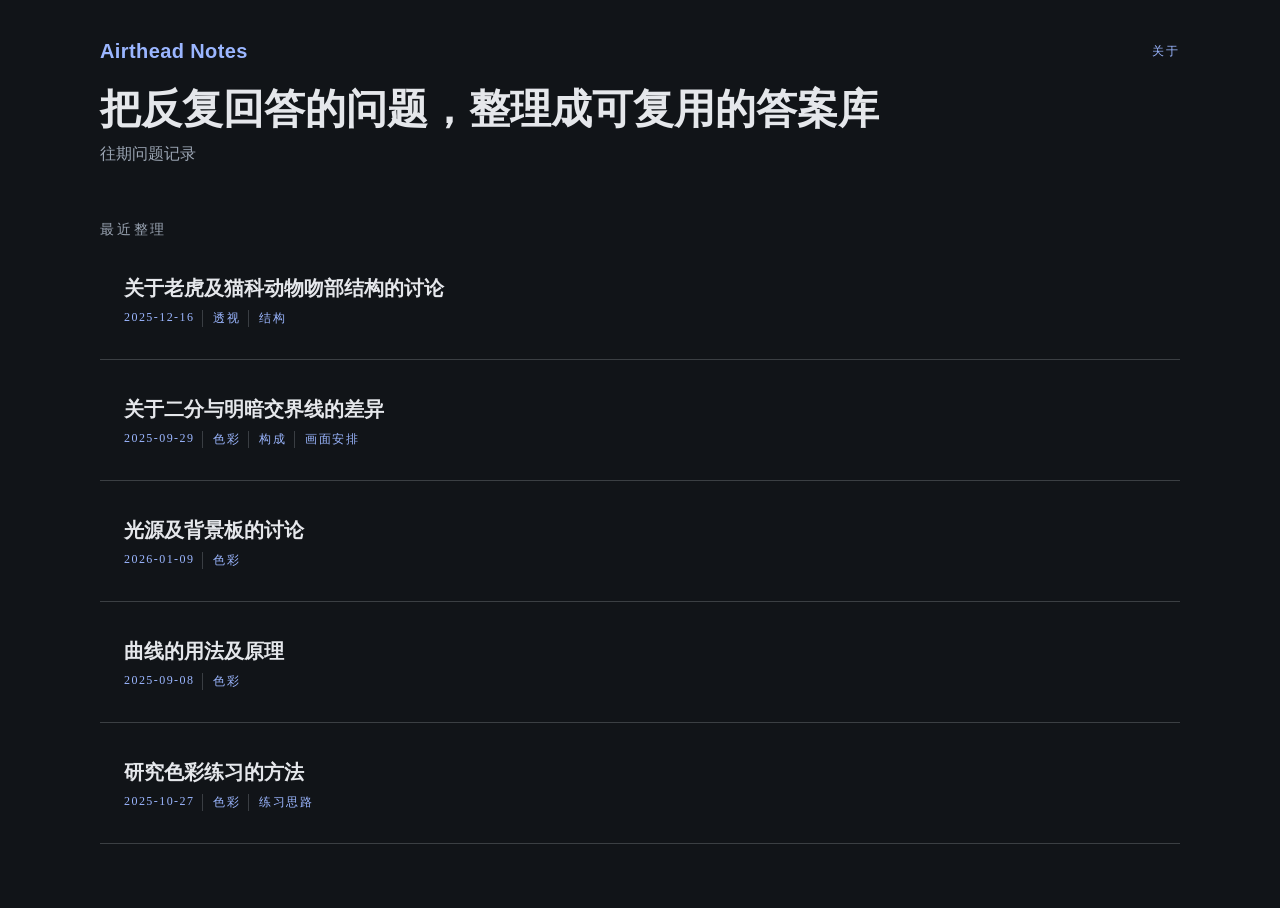
<file: index.html>
<!DOCTYPE html>
<html lang="zh-Hans">
  <head>
    <meta charset="UTF-8" />
    <meta name="viewport" content="width=device-width, initial-scale=1.0" />
    <title>Airthead</title>
    <meta http-equiv="refresh" content="0; url=pages/home/" />
  </head>
  <body></body>
</html>
</file>
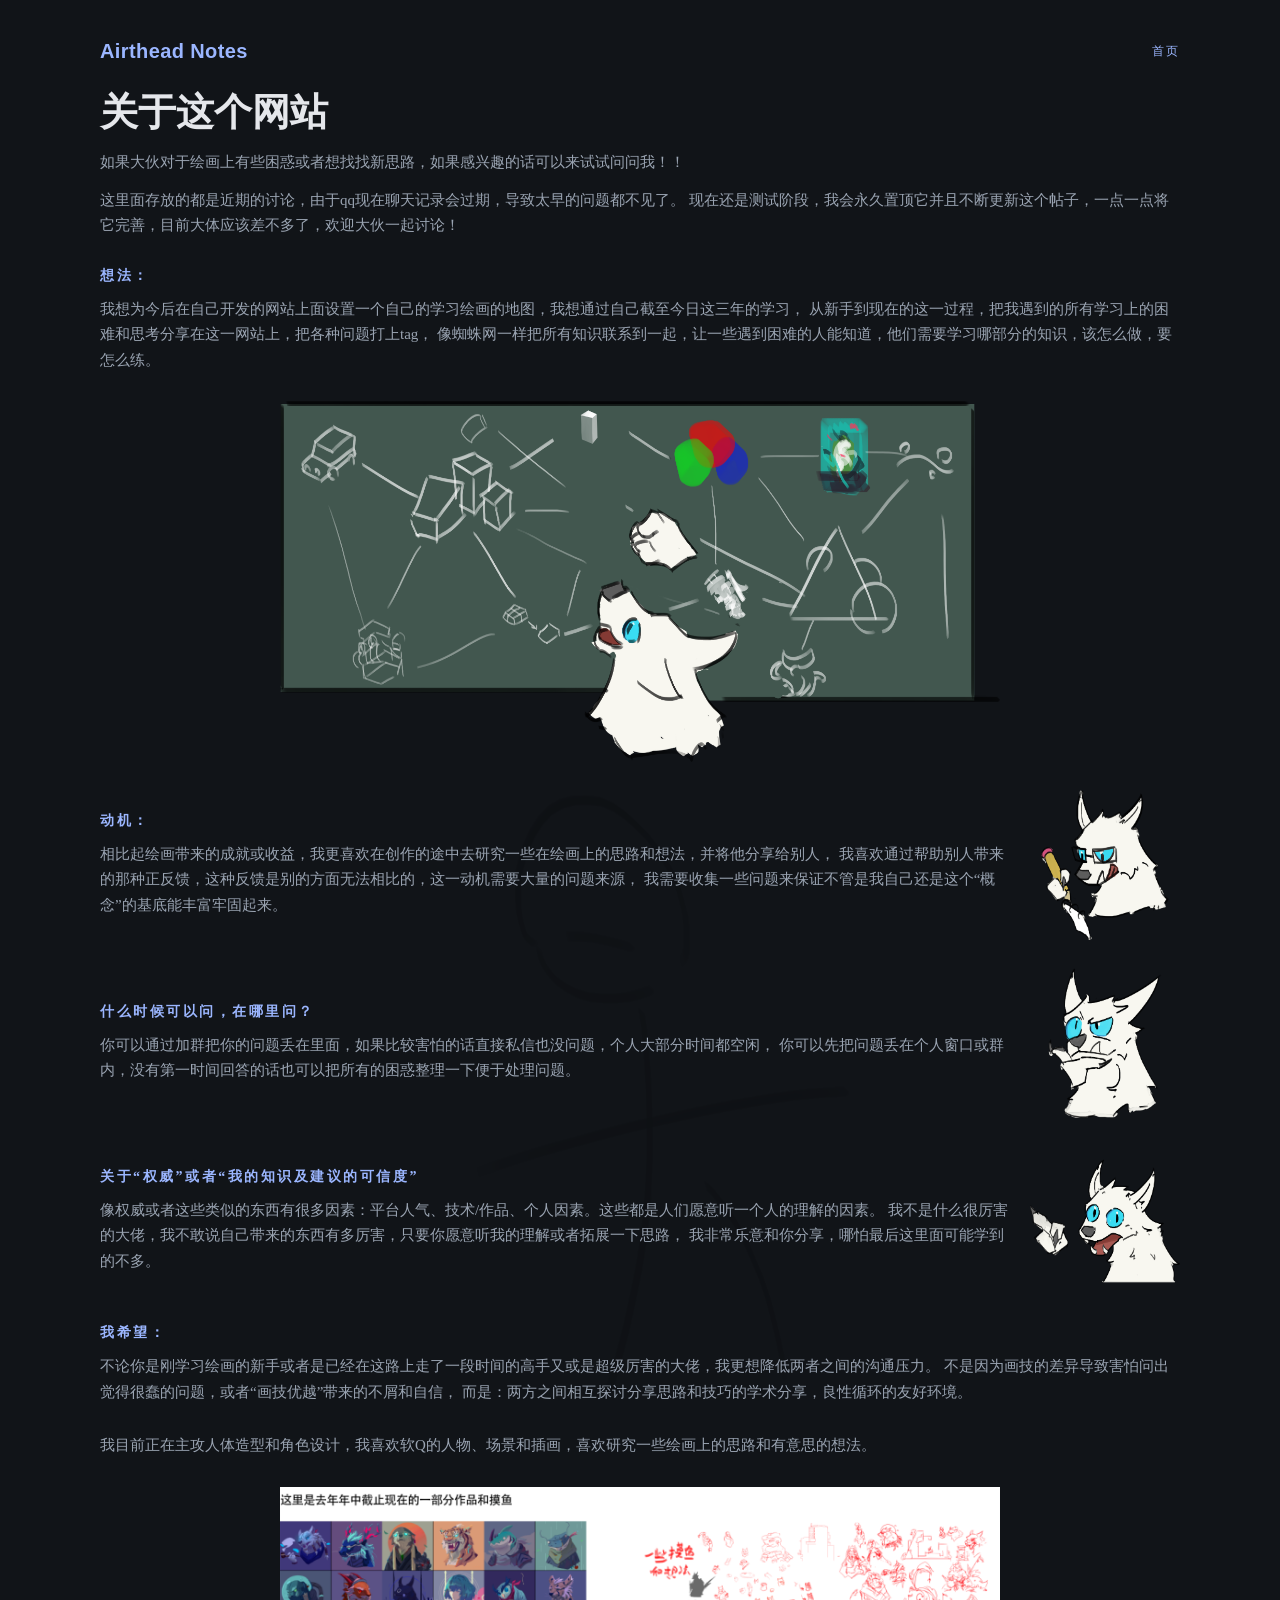
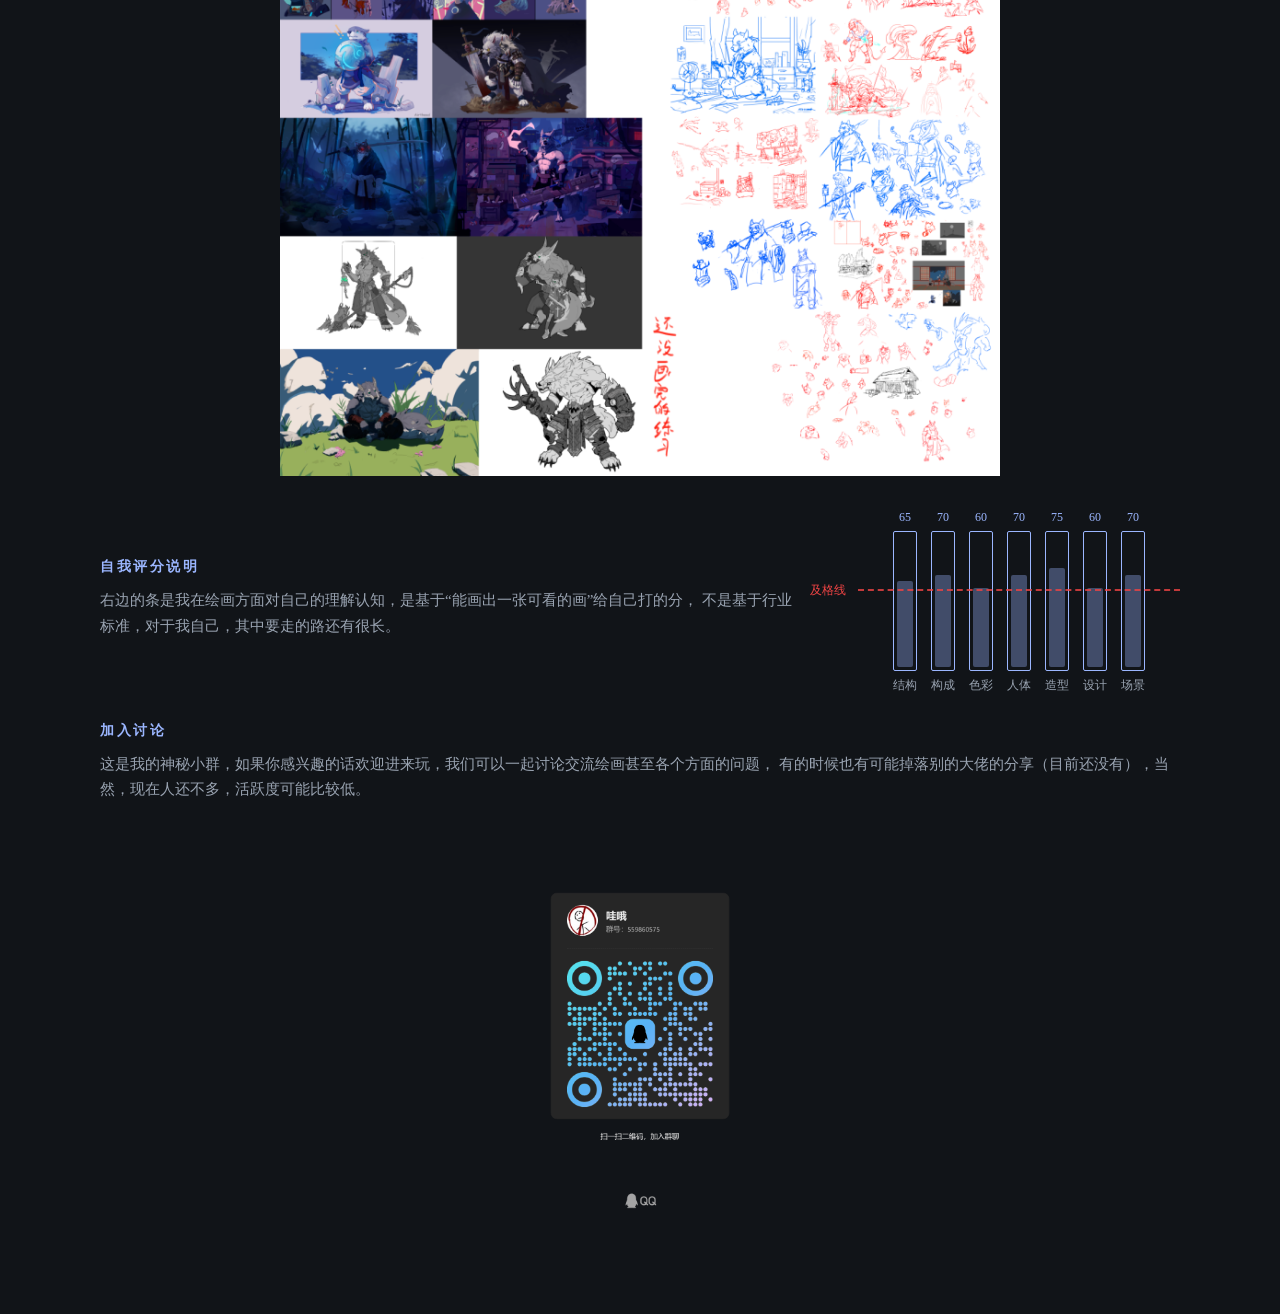
<file: pages/about/index.html>
<!DOCTYPE html>
<html lang="zh-Hans" data-theme="dark">

<head>
  <meta charset="UTF-8" />
  <meta name="viewport" content="width=device-width, initial-scale=1.0" />
  <title>关于 · Airthead</title>
  <link rel="stylesheet" href="../../assets/styles/base.css" />
  <link rel="stylesheet" href="../../assets/styles/common.css" />
  <style>
    .about-hero,
    .about-section {
      display: grid;
      gap: 12px;
      margin-bottom: 28px;
    }

    .about-hero h1 {
      margin: 0;
      font-family: "Optima", "Candara", "Trebuchet MS", sans-serif;
      font-size: clamp(26px, 3vw, 40px);
    }

    .about-hero p,
    .about-section p {
      margin: 0;
      color: var(--muted);
      font-size: 15px;
      line-height: 1.7;
    }

    .about-section h2 {
      margin: 0;
      font-size: 14px;
      letter-spacing: 0.18em;
      color: var(--sage);
    }

    .about-figure {
      margin: 0 0 28px;
    }

    .about-figure img {
      width: 100%;
      height: auto;
    }

    .about-figure.center img {
      width: 720px;
    }

    .about-figure.qr img {
      width: 220px;
    }

    .about-figure.center img,
    .about-figure.qr img {
      margin: 0 auto;
    }

      .about-split {
        display: grid;
        grid-template-columns: 1fr auto;
        gap: 20px;
        align-items: center;
        margin-bottom: 28px;
      }

    .about-split .about-section {
      margin-bottom: 0;
    }

    .about-split .about-figure {
      margin: 0;
    }

    .about-split .about-figure img {
      width: 150px;
      height: auto;
      display: block;
    }

    .about-frame {
      position: relative;
      --about-watermark: url("./img/007.png");
    }

    .about-frame::before {
      content: "";
      position: absolute;
      inset: 0;
      background: var(--about-watermark) no-repeat center;
      background-size: clamp(260px, 60%, 520px) auto;
      opacity: 0.16;
      pointer-events: none;
    }

    .about-frame>* {
      position: relative;
      z-index: 1;
    }

    .rating-chart {
      width: 360px;
      display: flex;
      align-items: flex-end;
      justify-content: center;
      gap: 14px;
      padding-top: 6px;
      padding-left: 38px;
      position: relative;
    }

    .about-rating {
      display: grid;
      grid-template-columns: 1fr auto;
      gap: 20px;
      align-items: center;
      margin-bottom: 28px;
    }

    .about-rating .about-section {
      margin-bottom: 0;
    }

    @media (max-width: 720px) {
      .about-rating {
        grid-template-columns: 1fr;
      }

      .about-rating .rating-chart {
        justify-self: center;
      }
    }

    .rating-item {
      display: grid;
      justify-items: center;
      gap: 6px;
      font-size: 12px;
      color: var(--muted);
    }

    .rating-value {
      font-size: 12px;
      color: var(--sage);
    }

    .rating-bar {
      width: 24px;
      height: 140px;
      border: 1px solid var(--sage);
      padding: 3px;
      display: flex;
      align-items: flex-end;
      border-radius: 2px;
    }

    .rating-fill {
      width: 100%;
      height: calc(var(--value) * 1%);
      background: color-mix(in srgb, var(--sage) 35%, transparent);
      border-radius: 2px;
    }

    .rating-pass-line {
      position: absolute;
      left: 38px;
      right: 0;
      top: 45%;
      border-top: 2px dashed rgba(239, 68, 68, 0.8);
      pointer-events: none;
    }

    .rating-pass-line span {
      position: absolute;
      right: 100%;
      margin-right: 8px;
      top: -9px;
      font-size: 12px;
      color: #ef4444;
      white-space: nowrap;
      background: var(--bg);
      padding: 0 4px;
    }
  </style>
</head>

<body>
  <div class="container">
    <nav class="nav">
      <div class="brand">Airthead Notes</div>
      <div class="nav-links">
        <a href="../home/">首页</a>
      </div>
    </nav>

    <header class="about-hero">
      <h1>关于这个网站</h1>
      <p>
        如果大伙对于绘画上有些困惑或者想找找新思路，如果感兴趣的话可以来试试问问我！！
      </p>
      <p>
        这里面存放的都是近期的讨论，由于qq现在聊天记录会过期，导致太早的问题都不见了。
现在还是测试阶段，我会永久置顶它并且不断更新这个帖子，一点一点将它完善，目前大体应该差不多了，欢迎大伙一起讨论！
      </p>
    </header>

    <section class="about-section">
      <h2>想法：</h2>
      <p>
        我想为今后在自己开发的网站上面设置一个自己的学习绘画的地图，我想通过自己截至今日这三年的学习，
        从新手到现在的这一过程，把我遇到的所有学习上的困难和思考分享在这一网站上，把各种问题打上tag，
        像蜘蛛网一样把所有知识联系到一起，让一些遇到困难的人能知道，他们需要学习哪部分的知识，该怎么做，要怎么练。
      </p>
    </section>

    <figure class="about-figure center">
      <img src="./img/001.png" alt="学习路径与问题地图" />
    </figure>

    <div class="about-frame">
      <div class="about-split">
        <section class="about-section">
          <h2>动机：</h2>
          <p>
            相比起绘画带来的成就或收益，我更喜欢在创作的途中去研究一些在绘画上的思路和想法，并将他分享给别人，
            我喜欢通过帮助别人带来的那种正反馈，这种反馈是别的方面无法相比的，这一动机需要大量的问题来源，
            我需要收集一些问题来保证不管是我自己还是这个“概念”的基底能丰富牢固起来。
          </p>
        </section>

        <figure class="about-figure">
          <img src="./img/002.png" alt="动机相关草图" />
        </figure>
      </div>

      <div class="about-split">
        <section class="about-section">
          <h2>什么时候可以问，在哪里问？</h2>
          <p>
            你可以通过加群把你的问题丢在里面，如果比较害怕的话直接私信也没问题，个人大部分时间都空闲，
            你可以先把问题丢在个人窗口或群内，没有第一时间回答的话也可以把所有的困惑整理一下便于处理问题。
          </p>
        </section>

        <figure class="about-figure">
          <img src="./img/003.png" alt="提问方式与交流" />
        </figure>
      </div>

      <div class="about-split">
        <section class="about-section">
          <h2>关于“权威”或者“我的知识及建议的可信度”</h2>
          <p>
            像权威或者这些类似的东西有很多因素：平台人气、技术/作品、个人因素。这些都是人们愿意听一个人的理解的因素。
            我不是什么很厉害的大佬，我不敢说自己带来的东西有多厉害，只要你愿意听我的理解或者拓展一下思路，
            我非常乐意和你分享，哪怕最后这里面可能学到的不多。
          </p>
        </section>

        <figure class="about-figure">
          <img src="./img/004.png" alt="可信度与交流说明" />
        </figure>
      </div>

      <section class="about-section">
        <h2>我希望：</h2>
        <p>
          不论你是刚学习绘画的新手或者是已经在这路上走了一段时间的高手又或是超级厉害的大佬，我更想降低两者之间的沟通压力。
          不是因为画技的差异导致害怕问出觉得很蠢的问题，或者“画技优越”带来的不屑和自信，
          而是：两方之间相互探讨分享思路和技巧的学术分享，良性循环的友好环境。
        </p>
      </section>
    </div>

    <section class="about-section">
      <p>
        我目前正在主攻人体造型和角色设计，我喜欢软Q的人物、场景和插画，喜欢研究一些绘画上的思路和有意思的想法。
      </p>
    </section>

    <figure class="about-figure center">
      <img class="zoomable" src="./img/006.png" alt="目前关注方向展示" data-zoom="./img/006.png" />
    </figure>

    <div class="about-rating">
      <section class="about-section">
        <h2>自我评分说明</h2>
        <p>
          右边的条是我在绘画方面对自己的理解认知，是基于“能画出一张可看的画”给自己打的分，
          不是基于行业标准，对于我自己，其中要走的路还有很长。
        </p>
      </section>

      <div class="rating-chart" aria-label="自我评分条形图">
        <div class="rating-pass-line"><span>及格线</span></div>
        <div class="rating-item" style="--value: 65">
          <span class="rating-value">65</span>
          <div class="rating-bar">
            <div class="rating-fill"></div>
          </div>
          <span class="rating-label">结构</span>
        </div>
        <div class="rating-item" style="--value: 70">
          <span class="rating-value">70</span>
          <div class="rating-bar">
            <div class="rating-fill"></div>
          </div>
          <span class="rating-label">构成</span>
        </div>
        <div class="rating-item" style="--value: 60">
          <span class="rating-value">60</span>
          <div class="rating-bar">
            <div class="rating-fill"></div>
          </div>
          <span class="rating-label">色彩</span>
        </div>
        <div class="rating-item" style="--value: 70">
          <span class="rating-value">70</span>
          <div class="rating-bar">
            <div class="rating-fill"></div>
          </div>
          <span class="rating-label">人体</span>
        </div>
        <div class="rating-item" style="--value: 75">
          <span class="rating-value">75</span>
          <div class="rating-bar">
            <div class="rating-fill"></div>
          </div>
          <span class="rating-label">造型</span>
        </div>
        <div class="rating-item" style="--value: 60">
          <span class="rating-value">60</span>
          <div class="rating-bar">
            <div class="rating-fill"></div>
          </div>
          <span class="rating-label">设计</span>
        </div>
        <div class="rating-item" style="--value: 70">
          <span class="rating-value">70</span>
          <div class="rating-bar">
            <div class="rating-fill"></div>
          </div>
          <span class="rating-label">场景</span>
        </div>
      </div>
    </div>

    <section class="about-section">
      <h2>加入讨论</h2>
      <p>
        这是我的神秘小群，如果你感兴趣的话欢迎进来玩，我们可以一起讨论交流绘画甚至各个方面的问题，
        有的时候也有可能掉落别的大佬的分享（目前还没有），当然，现在人还不多，活跃度可能比较低。
      </p>
    </section>

    <figure class="about-figure qr">
      <img src="./img/005.png" alt="阶段性作品与练习" />
    </figure>
  </div>

  <script src="../../assets/js/image-viewer.js"></script>
  <script>
    (() => {
      const chance = 0.01;
      if (Math.random() > chance) return;
      const frame = document.querySelector(".about-frame");
      if (!frame) return;
      frame.style.setProperty("--about-watermark", "url('./img/007-01.png')");
    })();
  </script>
</body>

</html>
</file>
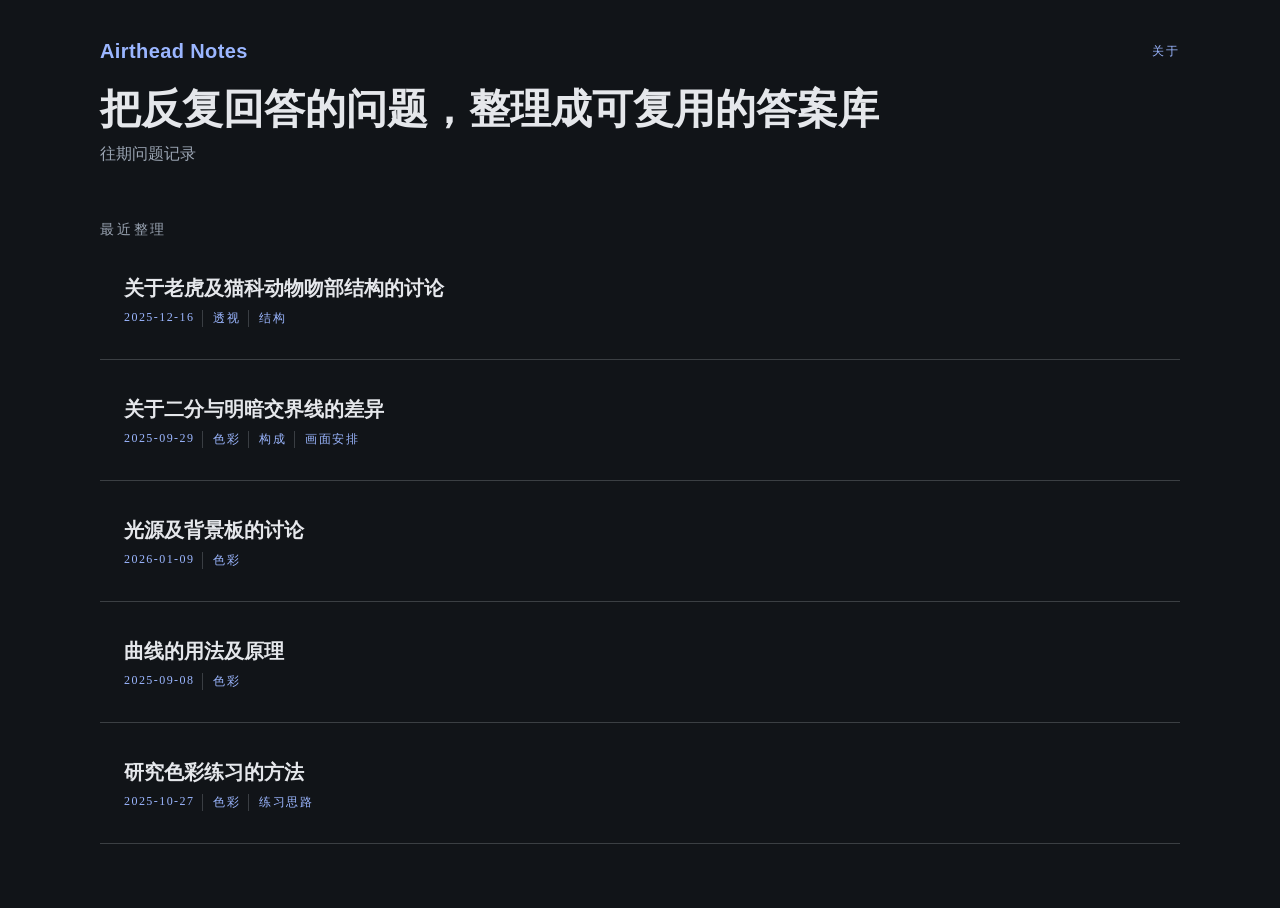
<file: pages/home/index.html>
<!DOCTYPE html>
<html lang="zh-Hans" data-theme="dark">
  <head>
    <meta charset="UTF-8" />
    <meta name="viewport" content="width=device-width, initial-scale=1.0" />
    <title>Airthead · 问题档案</title>
    <link rel="stylesheet" href="../../assets/styles/base.css" />
    <link rel="stylesheet" href="../../assets/styles/common.css" />
    <style>
      /* 头图区块 */
      .hero {
        display: grid;
        grid-template-columns: repeat(auto-fit, minmax(240px, 1fr));
      }

      /* 头图标题 */
      .hero h1 {
        font-family: "Optima", "Candara", "Trebuchet MS", sans-serif;
        font-size: clamp(28px, 3.2vw, 42px);
        margin: 0 0 12px;
        line-height: 1.1;
      }

      /* 头图描述 */
      .hero p {
        margin: 0 0 20px;
        color: var(--muted);
        font-size: 16px;
      }

      /* 列表区标题 */
      .section-title {
        margin: 36px 0 16px;
        font-size: 14px;
        letter-spacing: 0.2em;
        color: var(--muted);
      }

      /* 列表容器 */
      .post-list {
        list-style: none;
        padding: 0;
        margin: 0;
        display: grid;
        gap: 16px;
      }

      /* 列表项链接 */
      .post-link {
        display: block;
        padding: 20px 24px;
      }

      /* 列表项分隔线 */
      .post-item {
        border-bottom: 1px solid var(--line);
        padding-bottom: 12px;
      }

      /* 列表标题 */
      .post-title {
        font-family: "Optima", "Candara", "Trebuchet MS", sans-serif;
        font-size: 20px;
        margin: 0 0 8px;
      }

      /* 列表摘要 */
      .post-summary {
        margin: 0 0 12px;
        color: var(--muted);
        font-size: 15px;
      }

      /* 列表元信息 */
      .post-meta {
        display: flex;
        flex-wrap: wrap;
        gap: 10px;
        font-size: 12px;
        letter-spacing: 0.12em;
        color: var(--sage);
      }

      .post-meta span {
        padding-right: 8px;
        border-right: 1px solid var(--line);
      }

      .post-meta span:last-child {
        border-right: none;
        padding-right: 0;
      }

      /* 小屏优化 */
      @media (max-width: 720px) {
        .hero {
          padding: 20px;
        }

        .post-link {
          padding: 16px 18px;
        }

        .post-title {
          font-size: 18px;
        }
      }
    </style>
  </head>
  <body>
    <div class="container">
      <nav class="nav">
        <div class="brand">Airthead Notes</div>
        <div class="nav-links">
          <a href="../about/">关于</a>
        </div>
      </nav>

      <section class="hero">
        <div>
          <h1>把反复回答的问题，整理成可复用的答案库</h1>
          <p>
            往期问题记录
          </p>
        </div>
      </section>

      <div class="section-title">最近整理</div>
      <ul class="post-list" data-post-list></ul>
    </div>

    <script src="../../posts/posts.js"></script>
    <script src="list.js"></script>
  </body>
</html>
</file>
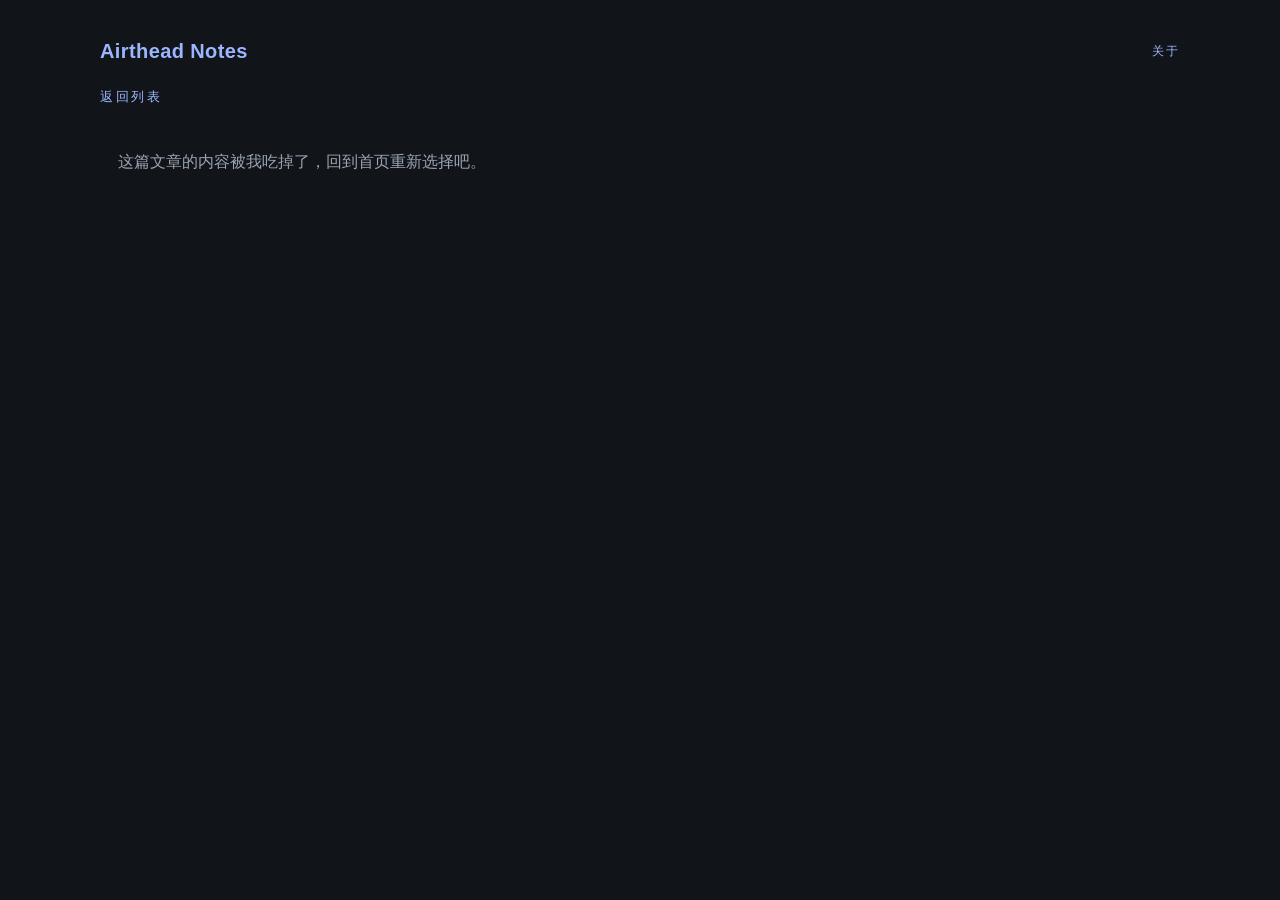
<file: pages/post/index.html>
<!DOCTYPE html>
<html lang="zh-Hans" data-theme="dark">
  <head>
    <meta charset="UTF-8" />
    <meta name="viewport" content="width=device-width, initial-scale=1.0" />
    <title>文章 · Airthead</title>
    <link rel="stylesheet" href="../../assets/styles/base.css" />
    <link rel="stylesheet" href="../../assets/styles/common.css" />
    <style>
      /* 返回链接 */
      .back-link {
        display: inline-flex;
        align-items: center;
        font-size: 13px;
        color: var(--sage);
        letter-spacing: 0.2em;
        margin-bottom: 12px;
      }

      /* 文章整体布局 */
      .article {
        display: grid;
        gap: 20px;
        margin-top: 16px;
      }

      /* 标题区 */
      .article-header {
        padding: 24px;
      }

      /* 标题 */
      .article-header h1 {
        margin: 0 0 8px;
        font-family: "Optima", "Candara", "Trebuchet MS", sans-serif;
        font-size: clamp(26px, 3vw, 40px);
      }

      /* 摘要 */
      .article-header p {
        margin: 0;
        color: var(--muted);
        font-size: 15px;
      }

      /* 时间等元信息 */
      .article-meta {
        display: flex;
        flex-wrap: wrap;
        gap: 12px;
        margin-top: 14px;
        color: var(--sage);
        font-size: 12px;
        letter-spacing: 0.15em;
      }

      /* 图片区（支持多图） */
      .article-hero {
        display: grid;
        gap: 12px;
        padding: 14px;
      }

      /* 图片默认显示 */
      .article-hero img {
        width: 100%;
        height: auto;
      }

      /* 长图收窄显示 */
      .article-hero img.is-tall {
        width: min(100%, 520px);
        margin: 0 auto;
      }

      /* 正文容器 */
      .article-content {
        display: grid;
        gap: 18px;
        padding: 24px;
      }

      /* 正文段落 */
      .article-section {
        display: grid;
        gap: 12px;
      }

      .article-section p {
        margin: 0;
        color: var(--muted);
        font-size: 15px;
        line-height: 1.6;
      }

      /* 空状态 */
      .not-found {
        padding: 18px;
        color: var(--muted);
      }

      /* 小屏优化 */
      @media (max-width: 720px) {
        .article-header {
          padding: 18px;
        }

        .article-content {
          padding: 18px;
        }
      }
    </style>
  </head>
  <body>
    <div class="container">
      <nav class="nav">
        <div class="brand">Airthead Notes</div>
        <div class="nav-links">
          <a href="../about/">关于</a>
        </div>
      </nav>

      <a class="back-link" href="../home/">返回列表</a>

      <article class="article" data-article>
        <header class="article-header">
          <h1 data-post-title></h1>
          <p data-post-summary></p>
          <div class="article-meta" data-post-meta></div>
          <div class="tag-row" data-post-tags></div>
        </header>

        <div class="article-hero" data-post-hero></div>

        <div class="article-content" data-post-content></div>
      </article>
    </div>

    <script src="../../posts/posts.js"></script>
    <script src="post.js"></script>
  </body>
</html>
</file>
<file: assets/styles/base.css>
/* 字体 */
@font-face {
  font-family: "Iosevka Aile";
  src: local("Iosevka Aile"), local("Iosevka");
  font-weight: 400 700;
  font-style: normal;
  font-display: swap;
}

/* 基础变量（可通过 html[data-theme] 强制切换） */
:root {
  color-scheme: light dark;
  --bg: #f6f7f9;
  --ink: #1f2937;
  --muted: #6b7280;
  --sage: #1d4ed8;
  --line: rgba(15, 23, 42, 0.12);
  --max: 1080px;
}

@media (prefers-color-scheme: dark) {
  :root {
    --bg: #111418;
    --ink: #e5e7eb;
    --muted: #9aa4b2;
    --sage: #9bb6ff;
    --line: rgba(226, 232, 240, 0.2);
  }
}

html[data-theme="light"] {
  --bg: #f6f7f9;
  --ink: #1f2937;
  --muted: #6b7280;
  --sage: #1d4ed8;
  --line: rgba(15, 23, 42, 0.12);
}

html[data-theme="dark"] {
  --bg: #111418;
  --ink: #e5e7eb;
  --muted: #9aa4b2;
  --sage: #9bb6ff;
  --line: rgba(226, 232, 240, 0.2);
}

/* 基础重置 */
* {
  box-sizing: border-box;
}

/* 页面基础样式 */
body {
  margin: 0;
  font-family: "Palatino Linotype", "Book Antiqua", Palatino, "Iosevka Aile", serif;
  color: var(--ink);
  background: var(--bg);
  min-height: 100vh;
}

/* 链接默认样式 */
a {
  color: inherit;
  text-decoration: none;
}

/* 图片默认 */
img {
  max-width: 100%;
  display: block;
}
</file>
<file: assets/styles/common.css>
/* 通用布局：两页共用（容器 + 顶部） */
.container {
  width: min(92%, var(--max));
  margin: 0 auto;
  padding: 40px 0 64px;
}

.nav {
  display: flex;
  align-items: center;
  gap: 16px;
  margin-bottom: 24px;
}

.brand {
  font-family: "Optima", "Candara", "Trebuchet MS", sans-serif;
  font-weight: 600;
  letter-spacing: 0.02em;
  font-size: 20px;
  color: var(--sage);
}

.nav-links {
  margin-left: auto;
  display: flex;
  gap: 12px;
  font-size: 12px;
  letter-spacing: 0.18em;
  color: var(--sage);
}

.nav-links a {
  color: var(--sage);
}

.image-viewer {
  position: fixed;
  inset: 0;
  background: rgba(10, 12, 16, 0.88);
  display: none;
  align-items: center;
  justify-content: center;
  z-index: 999;
  padding: 24px;
  touch-action: none;
}

.image-viewer.is-open {
  display: flex;
}

.image-viewer img {
  max-width: min(1100px, 92vw);
  max-height: 92vh;
  width: auto;
  height: auto;
  display: block;
  transform-origin: center;
  touch-action: none;
  user-select: none;
  cursor: zoom-in;
}

.zoomable {
  cursor: zoom-in;
}

.image-viewer.is-zoomed img {
  cursor: grab;
}

.image-viewer.is-zoomed img:active {
  cursor: grabbing;
}

html.viewer-open,
body.viewer-open {
  overflow: hidden;
}

/* 通用响应式：小屏留白收紧 */
@media (max-width: 720px) {
  .container {
    padding: 28px 0 48px;
  }
}
</file>
